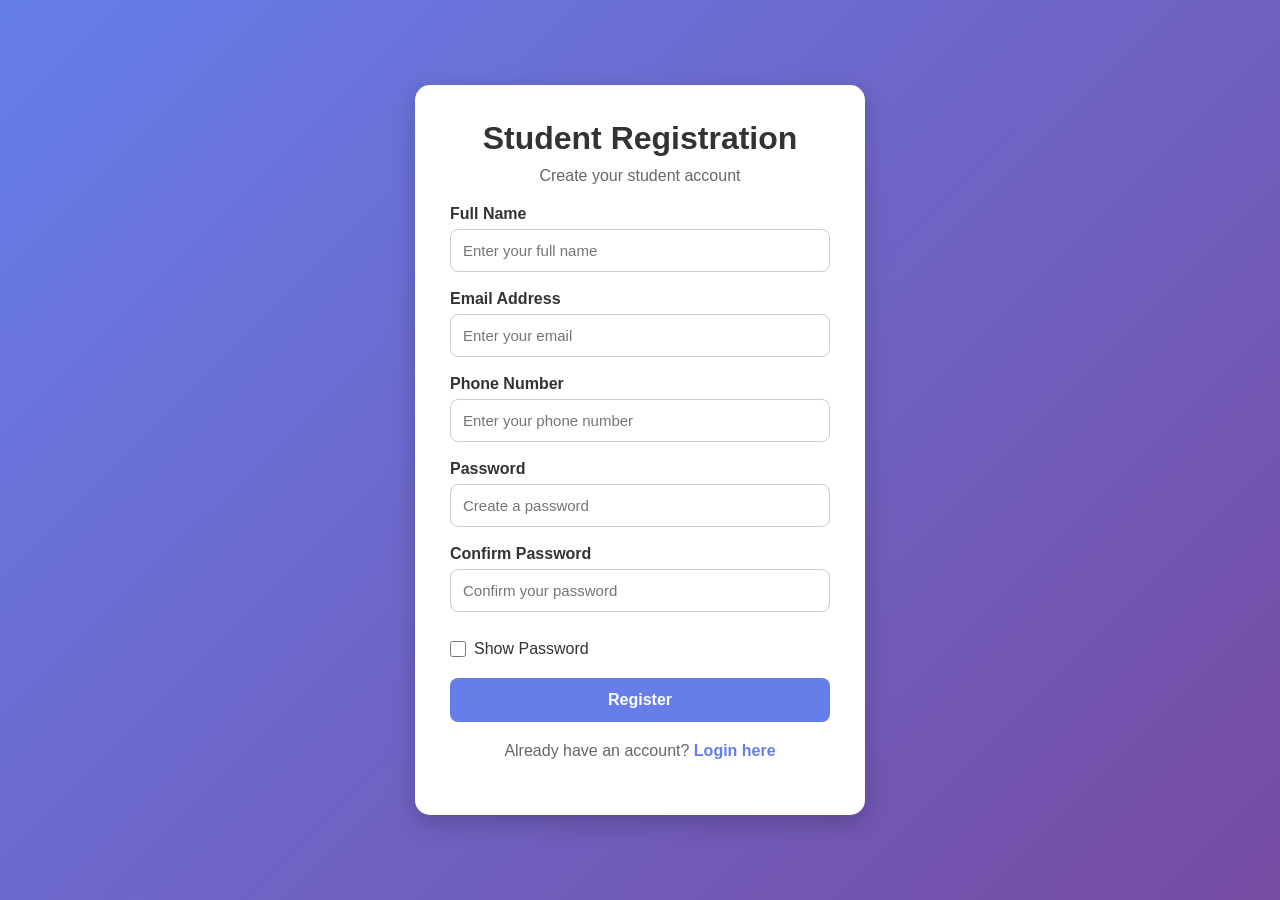
<file: index.html>
<!DOCTYPE html>
<html lang="en">

<head>
    <meta charset="UTF-8">
    <meta name="viewport" content="width=device-width, initial-scale=1.0">

    <title>Student Registration</title>

    <link rel="stylesheet" href="style.css">
</head>

<body>

    <div class="container">

        <h1>Student Registration</h1>
        <p>Create your student account</p>

        <!-- novalidate turns off the browser's native popups; script.js shows custom errors -->
        <form id="registrationForm" novalidate>

            <!-- Student Name -->
            <label for="name">Full Name</label>
            <input type="text" id="name" name="name"
                   placeholder="Enter your full name" required>
            <span class="error" id="nameError"></span>

            <!-- Email -->
            <label for="email">Email Address</label>
            <input type="email" id="email" name="email"
                   placeholder="Enter your email" required>
            <span class="error" id="emailError"></span>

            <!-- Phone Number -->
            <label for="phone">Phone Number</label>
            <input type="tel" id="phone" name="phone"
                   placeholder="Enter your phone number" required>
            <span class="error" id="phoneError"></span>

            <!-- Password -->
            <label for="password">Password</label>
            <input type="password" id="password" name="password"
                   placeholder="Create a password" required>
            <span class="error" id="passwordError"></span>

            <!-- Confirm Password -->
            <label for="confirmPassword">Confirm Password</label>
            <input type="password" id="confirmPassword"
                   name="confirmPassword"
                   placeholder="Confirm your password" required>
            <span class="error" id="confirmPasswordError"></span>

            <!-- Show Password -->
            <div class="show-password">
                <input type="checkbox" id="showPassword">
                <label for="showPassword">Show Password</label>
            </div>

            <button type="submit">Register</button>

        </form>

        <p id="message"></p>

        <p>
            Already have an account?
            <a href="login.html">Login here</a>
        </p>

    </div>

    <script src="script.js"></script>

</body>
</html>
</file>
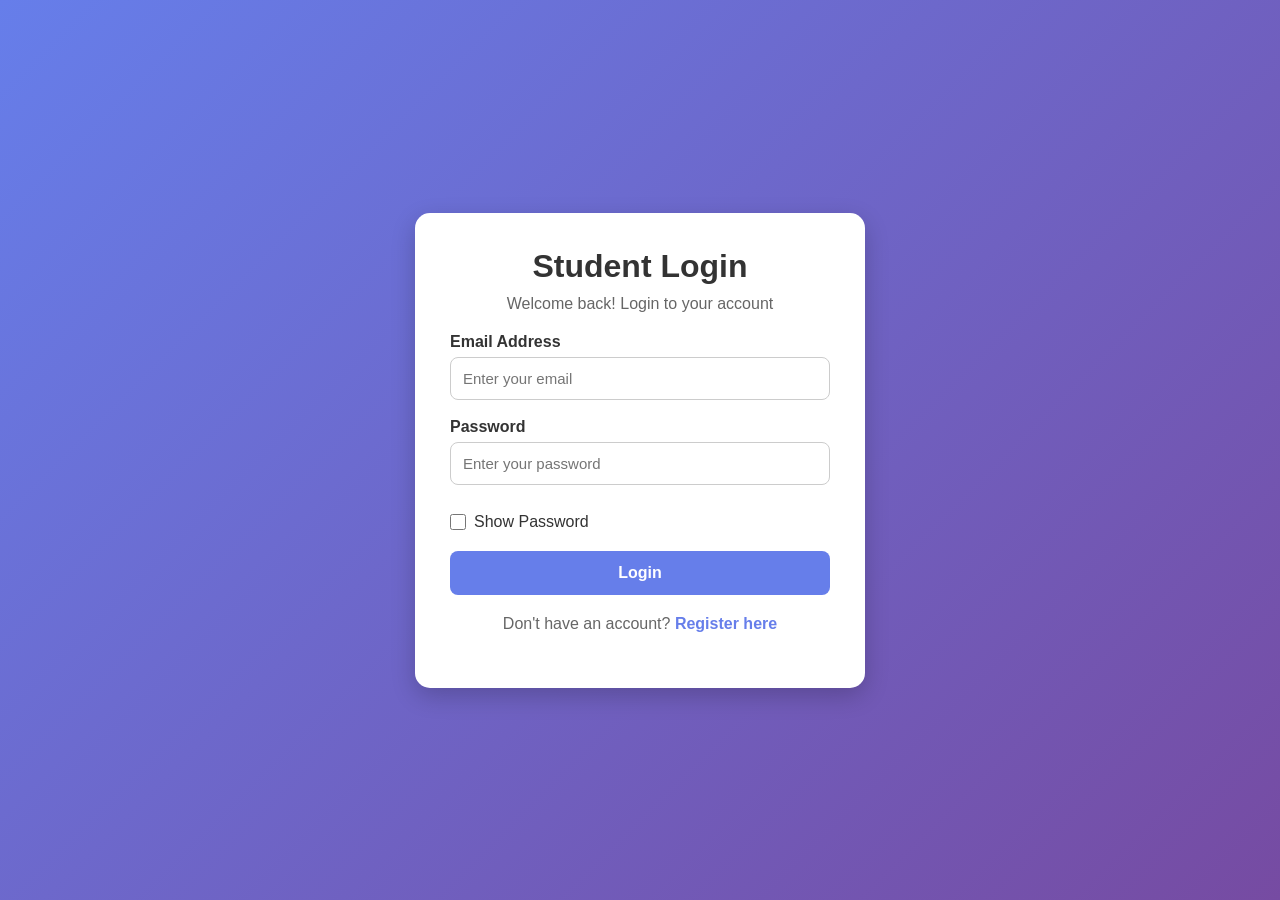
<file: login.html>
<!DOCTYPE html>
<html lang="en">

<head>
    <meta charset="UTF-8">
    <meta name="viewport" content="width=device-width, initial-scale=1.0">

    <title>Student Login</title>

    <link rel="stylesheet" href="style.css">
</head>

<body class="login-page">

    <div class="container">

        <h1>Student Login</h1>

        <p>Welcome back! Login to your account</p>

        <!-- novalidate turns off the browser's native popups; login.js shows custom errors -->
        <form id="loginForm" novalidate>

            <!-- Email -->
            <label for="email">Email Address</label>
            <input type="email" id="email"
                   placeholder="Enter your email" required>
            <span class="error" id="emailError"></span>

            <!-- Password -->
            <label for="password">Password</label>
            <input type="password" id="password"
                   placeholder="Enter your password" required>
            <span class="error" id="passwordError"></span>

            <!-- Show Password -->
            <div class="show-password">
                <input type="checkbox" id="showpassword">
                <label for="showpassword">Show Password</label>
            </div>

            <button type="submit">Login</button>

        </form>

        <p id="message"></p>

        <p>
            Don't have an account?
            <a href="index.html">Register here</a>
        </p>

    </div>

    <script src="login.js"></script>

</body>
</html>
</file>
<file: style.css>
/* Remove default spacing */
* {
    margin: 0;
    padding: 0;
    box-sizing: border-box;
}

/* Page background */
body {
    font-family: Arial, sans-serif;
    background: linear-gradient(135deg, #667eea, #764ba2);
    background-attachment: fixed;

    min-height: 100vh;

    display: flex;
    justify-content: center;
    align-items: center;

    padding: 20px;
}

/* Registration form container */
.container {
    background-color: white;

    width: 100%;
    max-width: 450px;

    padding: 35px;

    border-radius: 15px;

    box-shadow: 0 8px 25px rgba(0, 0, 0, 0.2);
}

/* Main heading */
h1 {
    text-align: center;
    color: #333;
    margin-bottom: 10px;
}

/* Paragraph */
.container > p {
    text-align: center;
    color: #666;
    margin-bottom: 20px;
}

/* Form labels */
label {
    display: block;
    margin-bottom: 6px;
    color: #333;
    font-weight: bold;
}

/* Input fields */
input {
    width: 100%;

    padding: 12px;

    margin-bottom: 18px;

    border: 1px solid #ccc;
    border-radius: 8px;

    font-size: 15px;
}

/* Input focus effect */
input:focus {
    outline: none;
    border-color: #667eea;
    box-shadow: 0 0 5px rgba(102, 126, 234, 0.4);
}

/* Register button */
button {
    width: 100%;

    padding: 13px;

    background-color: #667eea;
    color: white;

    border: none;
    border-radius: 8px;

    font-size: 16px;
    font-weight: bold;

    cursor: pointer;
}

/* Button hover effect */
button:hover {
    background-color: #5365d5;
}

/* Login link */
a {
    color: #667eea;
    text-decoration: none;
}

a:hover {
    text-decoration: underline;
}

/* Success and error messages */
#message {
    text-align: center;
    font-weight: bold;
    margin-top: 15px;
    padding: 10px;
    border-radius: 6px;
}

/* Hide the message box when it is empty */
#message:empty {
    display: none;
}

#message.success {
    color: #1b5e20;
    background-color: #e8f5e9;
    border: 1px solid #a5d6a7;
}

#message.error {
    color: #b71c1c;
    background-color: #ffebee;
    border: 1px solid #ef9a9a;
}

/* Inline error text under each field */
.error {
    display: block;
    color: #d32f2f;
    font-size: 13px;
    margin: -12px 0 14px;
}

.error:empty {
    display: none;
}

/* Red border on invalid fields */
input.invalid {
    border-color: #d32f2f;
    background-color: #fff6f6;
}

input.invalid:focus {
    box-shadow: 0 0 5px rgba(211, 47, 47, 0.4);
}

/* Registration and login links */
.container a {
    font-weight: bold;
}

/* Smooth transitions */
button,
input {
    transition: 0.3s ease;
}

/* Button animation */
button:hover {
    transform: translateY(-2px);
}

/* Show Password checkbox */
.show-password {
    display: flex;
    align-items: center;
    gap: 8px;
    margin: 10px 0 20px;
}

.show-password input[type="checkbox"] {
    width: 16px;
    height: 16px;
    margin: 0;
    cursor: pointer;
}

.show-password label {
    margin: 0;
    font-weight: normal;
    cursor: pointer;
}

/* Remove the browser's built-in eye icon so only our checkbox is used */
input[type="password"]::-ms-reveal,
input[type="password"]::-ms-clear {
    display: none;
}

/* Mobile responsiveness */
@media (max-width: 600px) {

    body {
        padding: 15px;
        align-items: flex-start;
    }

    .container {
        padding: 25px 20px;
        margin: auto 0;
    }

    input {
        font-size: 16px;
    }
}

@media (max-width: 480px) {

    h1 {
        font-size: 24px;
    }
}

/* Space between the form/message and the bottom link */
#message + p {
    margin-top: 20px;
}
</file>
